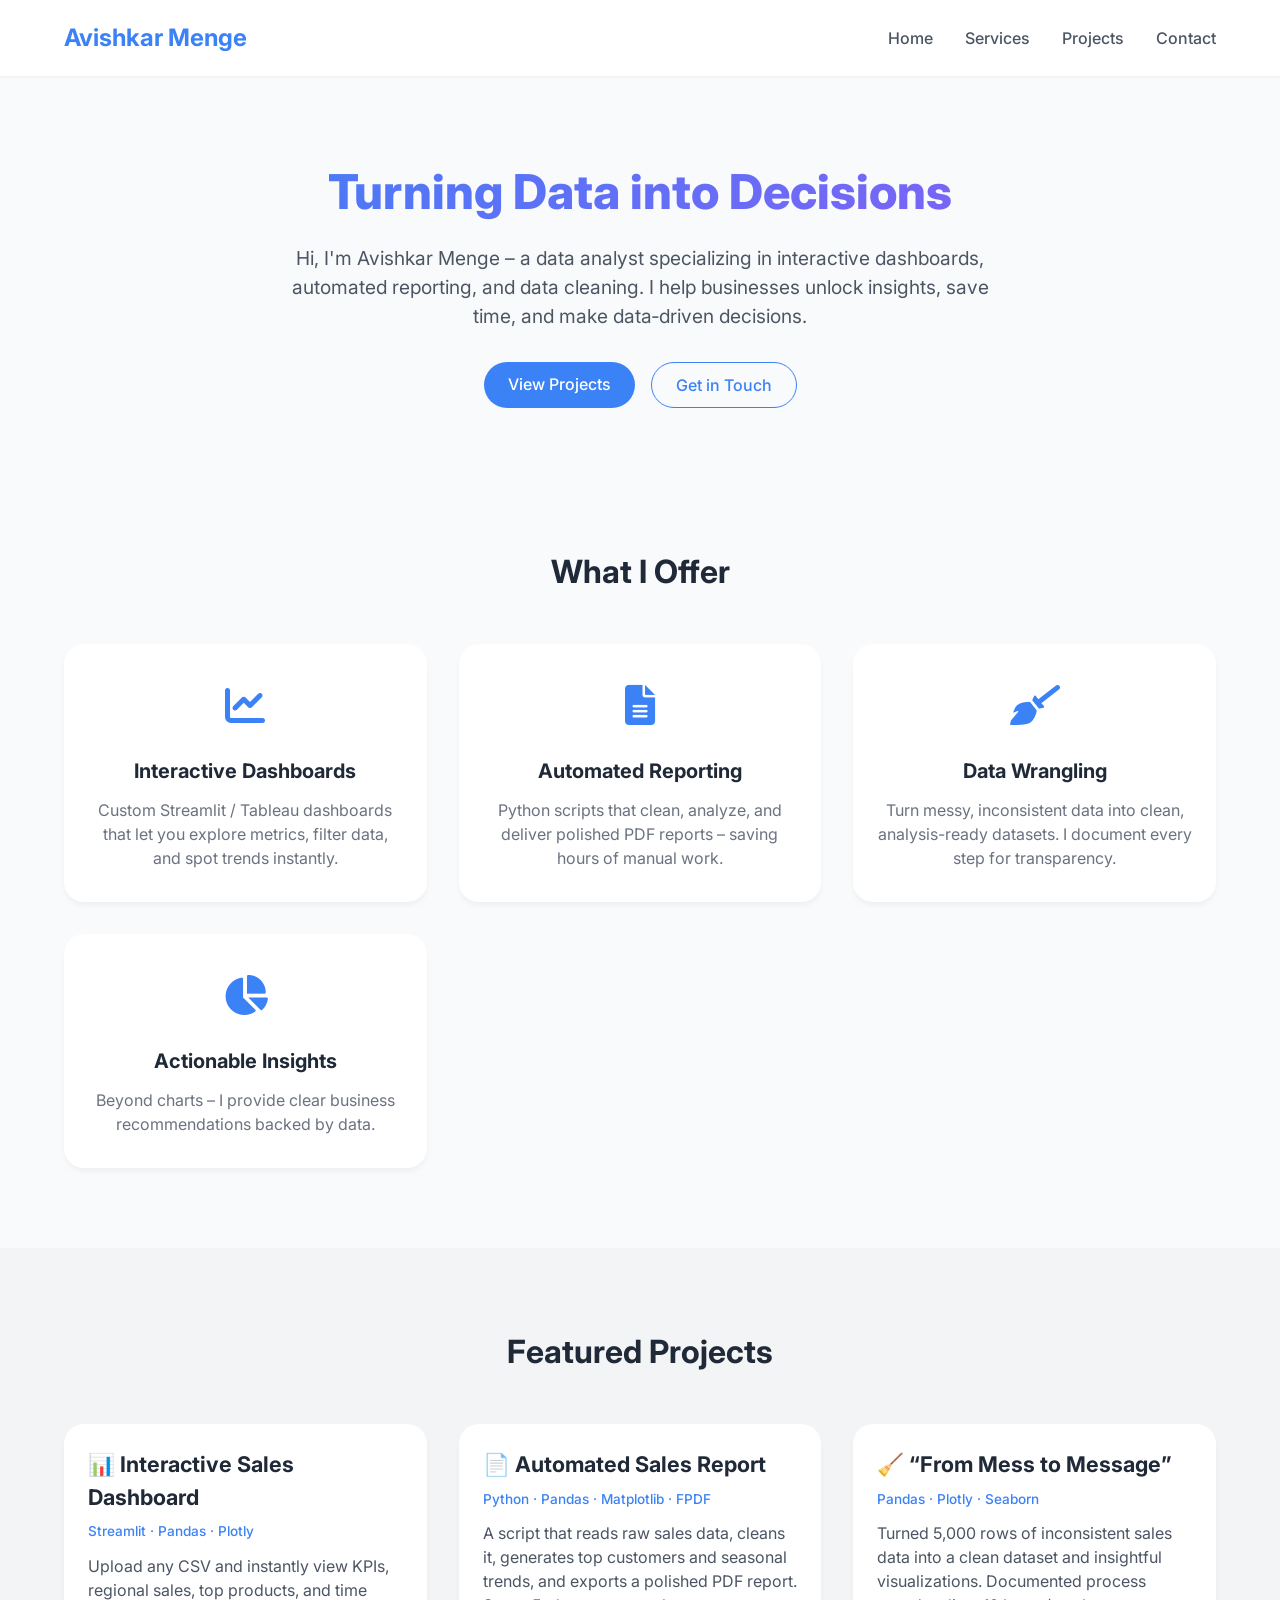
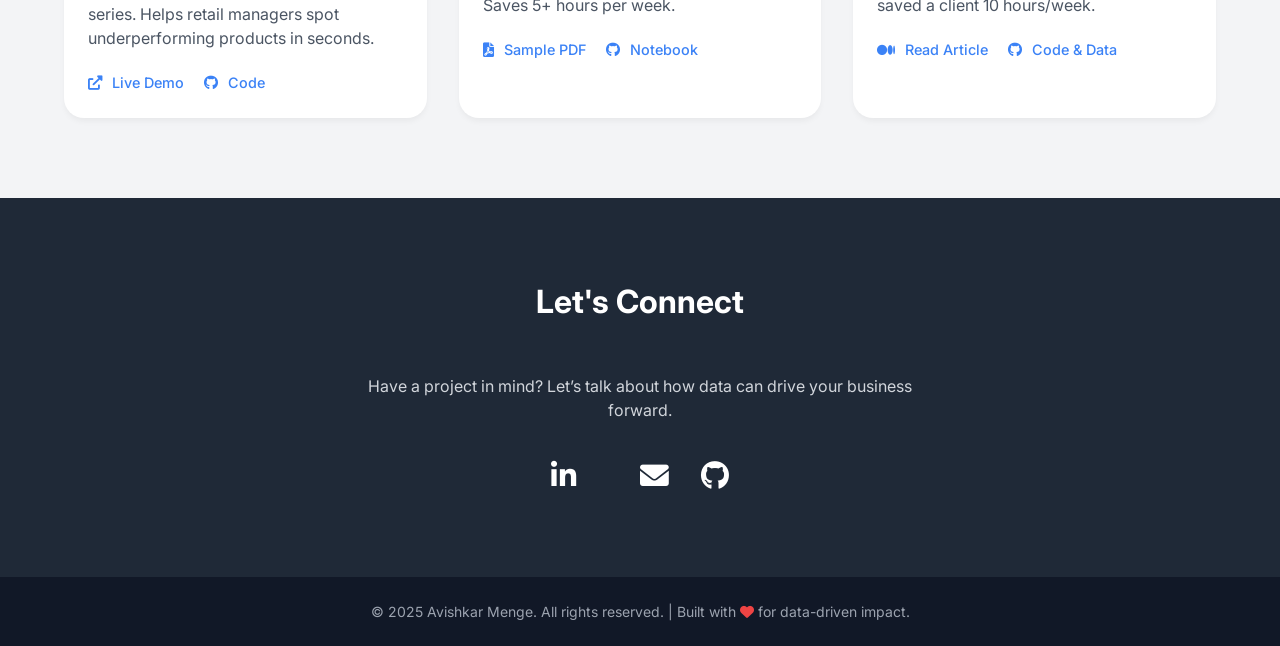
<file: index.html>
<!DOCTYPE html>
<html lang="en">
<head>
  <meta charset="UTF-8">
  <meta name="viewport" content="width=device-width, initial-scale=1.0">
  <title>Avishkar Menge | Data Analytics Portfolio</title>
  <link href="https://fonts.googleapis.com/css2?family=Inter:wght@300;400;500;600;700;800&display=swap" rel="stylesheet">
  <link rel="stylesheet" href="https://cdnjs.cloudflare.com/ajax/libs/font-awesome/6.0.0-beta3/css/all.min.css">
  <link rel="stylesheet" href="style.css">
</head>
<body>
<header>
  <div class="container">
    <nav>
      <div class="logo">Avishkar Menge</div>
      <div class="menu-toggle" id="mobile-menu"><i class="fas fa-bars"></i></div>
      <ul class="nav-links" id="nav-links">
        <li><a href="#home">Home</a></li>
        <li><a href="#services">Services</a></li>
        <li><a href="#projects">Projects</a></li>
        <li><a href="#contact">Contact</a></li>
      </ul>
    </nav>
  </div>
</header>

<main>
  <section id="home" class="hero">
    <div class="container">
      <h1>Turning Data into Decisions</h1>
      <p>Hi, I'm Avishkar Menge – a data analyst specializing in interactive dashboards, automated reporting, and data cleaning. I help businesses unlock insights, save time, and make data‑driven decisions.</p>
      <div class="hero-buttons">
        <a href="#projects" class="btn">View Projects</a>
        <a href="#contact" class="btn btn-outline">Get in Touch</a>
      </div>
    </div>
  </section>

  <section id="services">
    <div class="container">
      <h2 class="section-title">What I Offer</h2>
      <div class="services-grid">
        <div class="service-card">
          <div class="service-icon"><i class="fas fa-chart-line"></i></div>
          <h3>Interactive Dashboards</h3>
          <p>Custom Streamlit / Tableau dashboards that let you explore metrics, filter data, and spot trends instantly.</p>
        </div>
        <div class="service-card">
          <div class="service-icon"><i class="fas fa-file-alt"></i></div>
          <h3>Automated Reporting</h3>
          <p>Python scripts that clean, analyze, and deliver polished PDF reports – saving hours of manual work.</p>
        </div>
        <div class="service-card">
          <div class="service-icon"><i class="fas fa-broom"></i></div>
          <h3>Data Wrangling</h3>
          <p>Turn messy, inconsistent data into clean, analysis-ready datasets. I document every step for transparency.</p>
        </div>
        <div class="service-card">
          <div class="service-icon"><i class="fas fa-chart-pie"></i></div>
          <h3>Actionable Insights</h3>
          <p>Beyond charts – I provide clear business recommendations backed by data.</p>
        </div>
      </div>
    </div>
  </section>

  <section id="projects" class="projects-section">
    <div class="container">
      <h2 class="section-title">Featured Projects</h2>
      <div class="projects-grid">
        <!-- Project 1 -->
        <div class="project-card">
          <div class="project-content">
            <h3 class="project-title">📊 Interactive Sales Dashboard</h3>
            <div class="project-tech">Streamlit · Pandas · Plotly</div>
            <p class="project-desc">Upload any CSV and instantly view KPIs, regional sales, top products, and time series. Helps retail managers spot underperforming products in seconds.</p>
            <div class="project-links">
              <a href="#" target="_blank"><i class="fas fa-external-link-alt"></i> Live Demo</a>
              <a href="#" target="_blank"><i class="fab fa-github"></i> Code</a>
            </div>
          </div>
        </div>
        <!-- Project 2 -->
        <div class="project-card">
          <div class="project-content">
            <h3 class="project-title">📄 Automated Sales Report</h3>
            <div class="project-tech">Python · Pandas · Matplotlib · FPDF</div>
            <p class="project-desc">A script that reads raw sales data, cleans it, generates top customers and seasonal trends, and exports a polished PDF report. Saves 5+ hours per week.</p>
            <div class="project-links">
              <a href="#" target="_blank"><i class="fas fa-file-pdf"></i> Sample PDF</a>
              <a href="#" target="_blank"><i class="fab fa-github"></i> Notebook</a>
            </div>
          </div>
        </div>
        <!-- Project 3 -->
        <div class="project-card">
          <div class="project-content">
            <h3 class="project-title">🧹 “From Mess to Message”</h3>
            <div class="project-tech">Pandas · Plotly · Seaborn</div>
            <p class="project-desc">Turned 5,000 rows of inconsistent sales data into a clean dataset and insightful visualizations. Documented process saved a client 10 hours/week.</p>
            <div class="project-links">
              <a href="#" target="_blank"><i class="fab fa-medium"></i> Read Article</a>
              <a href="#" target="_blank"><i class="fab fa-github"></i> Code & Data</a>
            </div>
          </div>
        </div>
      </div>
    </div>
  </section>

  <section id="contact" class="contact">
    <div class="container">
      <h2 class="section-title">Let's Connect</h2>
      <p style="max-width: 600px; margin: 0 auto; color: #d1d5db;">Have a project in mind? Let’s talk about how data can drive your business forward.</p>
      <div class="social-links">
        <a href="https://www.linkedin.com/in/avishkar-menge-880686311/" target="_blank"><i class="fab fa-linkedin-in"></i></a>
        <a href="https://www.fiverr.com/sellers/avishka_menge" target="_blank"><i class="fab fa-fiverr"></i></a>
        <a href="mailto:avishkar@example.com"><i class="fas fa-envelope"></i></a>
        <a href="#" target="_blank"><i class="fab fa-github"></i></a>
      </div>
    </div>
  </section>
</main>

<footer>
  <div class="container">
    <p>© 2025 Avishkar Menge. All rights reserved. | Built with <i class="fas fa-heart" style="color: #ef4444;"></i> for data-driven impact.</p>
  </div>
</footer>

<script src="script.js"></script>
</body>
</html>
</file>
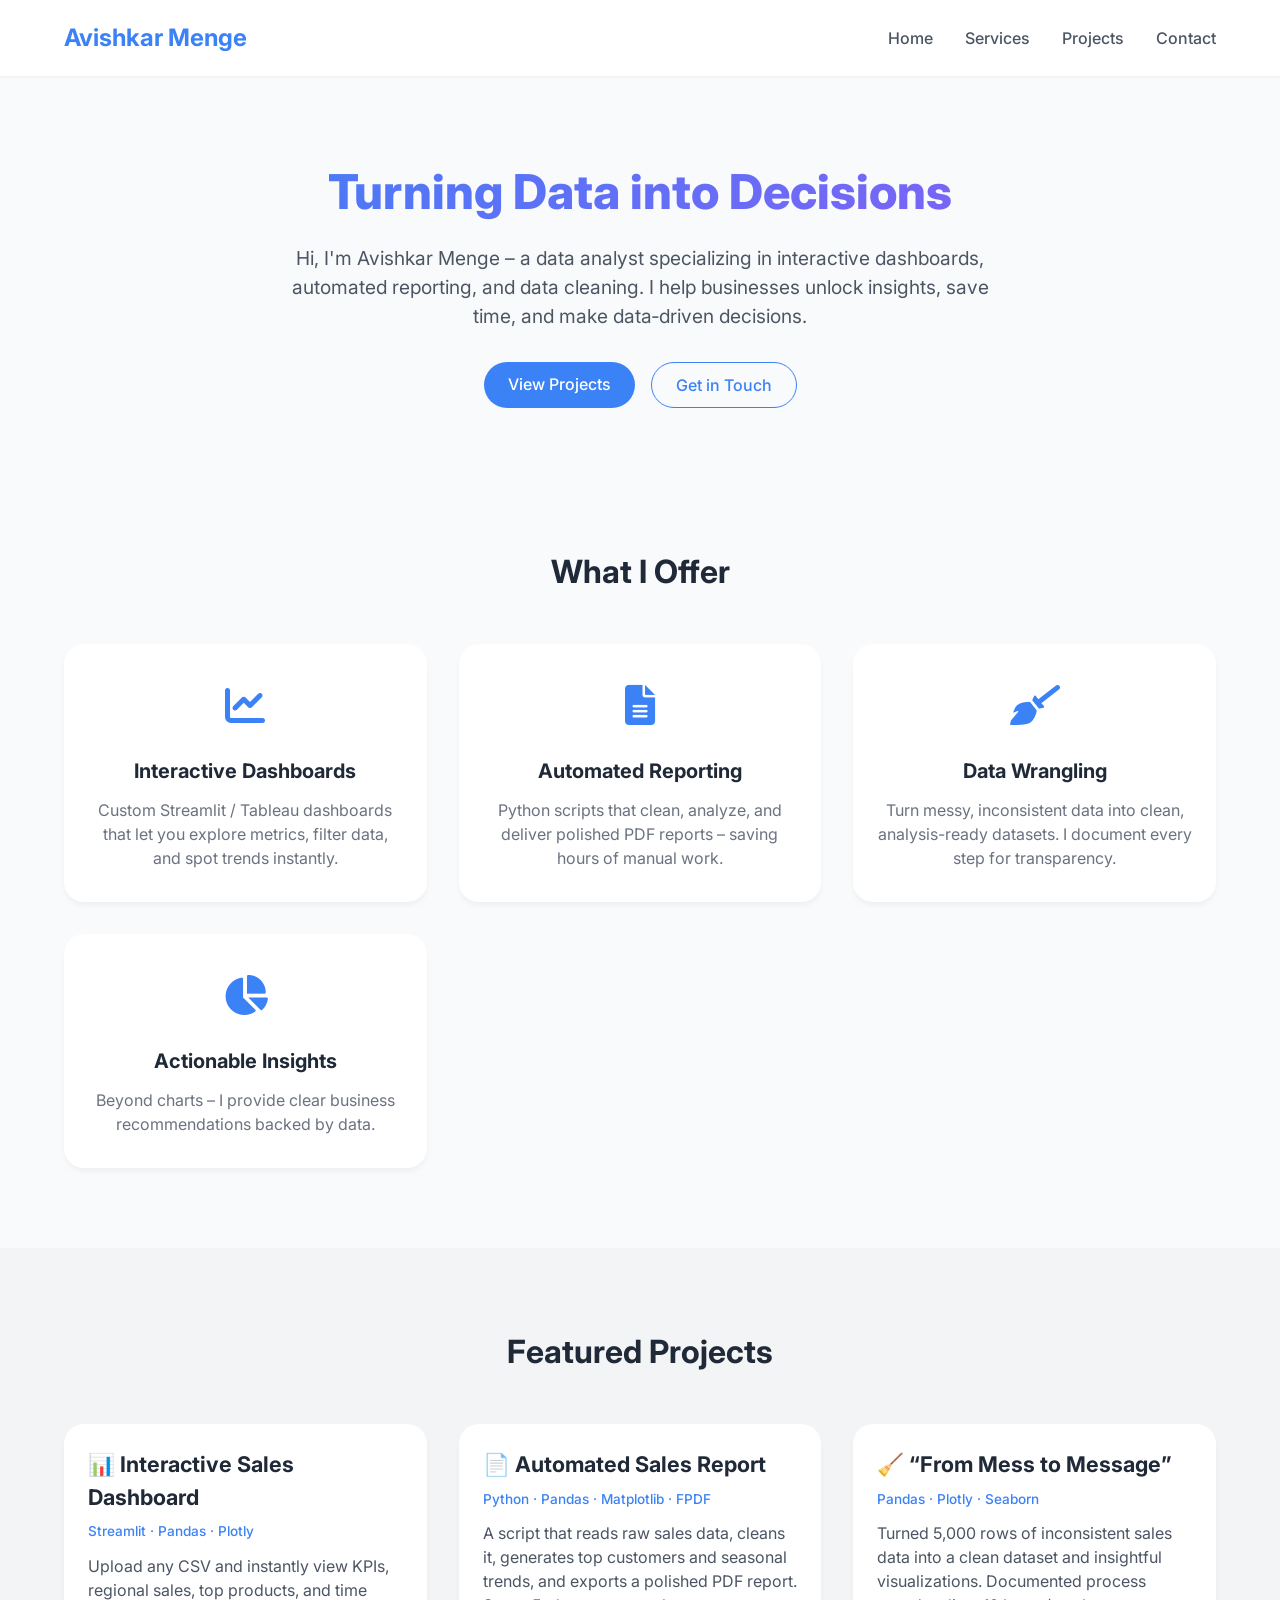
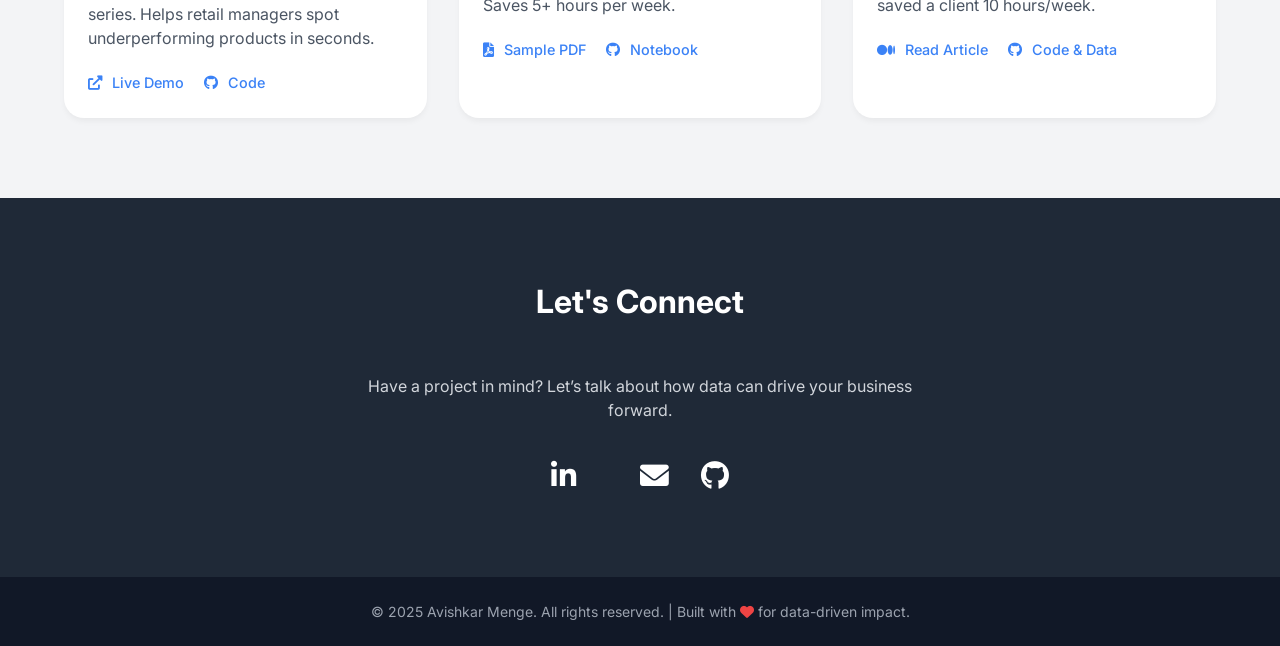
<file: portfolio_website/index.html>
<!DOCTYPE html>
<html lang="en">
<head>
  <meta charset="UTF-8">
  <meta name="viewport" content="width=device-width, initial-scale=1.0">
  <title>Avishkar Menge | Data Analytics Portfolio</title>
  <link href="https://fonts.googleapis.com/css2?family=Inter:wght@300;400;500;600;700;800&display=swap" rel="stylesheet">
  <link rel="stylesheet" href="https://cdnjs.cloudflare.com/ajax/libs/font-awesome/6.0.0-beta3/css/all.min.css">
  <link rel="stylesheet" href="css/style.css">
</head>
<body>
<header>
  <div class="container">
    <nav>
      <div class="logo">Avishkar Menge</div>
      <div class="menu-toggle" id="mobile-menu"><i class="fas fa-bars"></i></div>
      <ul class="nav-links" id="nav-links">
        <li><a href="#home">Home</a></li>
        <li><a href="#services">Services</a></li>
        <li><a href="#projects">Projects</a></li>
        <li><a href="#contact">Contact</a></li>
      </ul>
    </nav>
  </div>
</header>

<main>
  <section id="home" class="hero">
    <div class="container">
      <h1>Turning Data into Decisions</h1>
      <p>Hi, I'm Avishkar Menge – a data analyst specializing in interactive dashboards, automated reporting, and data cleaning. I help businesses unlock insights, save time, and make data‑driven decisions.</p>
      <div class="hero-buttons">
        <a href="#projects" class="btn">View Projects</a>
        <a href="#contact" class="btn btn-outline">Get in Touch</a>
      </div>
    </div>
  </section>

  <section id="services">
    <div class="container">
      <h2 class="section-title">What I Offer</h2>
      <div class="services-grid">
        <div class="service-card">
          <div class="service-icon"><i class="fas fa-chart-line"></i></div>
          <h3>Interactive Dashboards</h3>
          <p>Custom Streamlit / Tableau dashboards that let you explore metrics, filter data, and spot trends instantly.</p>
        </div>
        <div class="service-card">
          <div class="service-icon"><i class="fas fa-file-alt"></i></div>
          <h3>Automated Reporting</h3>
          <p>Python scripts that clean, analyze, and deliver polished PDF reports – saving hours of manual work.</p>
        </div>
        <div class="service-card">
          <div class="service-icon"><i class="fas fa-broom"></i></div>
          <h3>Data Wrangling</h3>
          <p>Turn messy, inconsistent data into clean, analysis-ready datasets. I document every step for transparency.</p>
        </div>
        <div class="service-card">
          <div class="service-icon"><i class="fas fa-chart-pie"></i></div>
          <h3>Actionable Insights</h3>
          <p>Beyond charts – I provide clear business recommendations backed by data.</p>
        </div>
      </div>
    </div>
  </section>

  <section id="projects" class="projects-section">
    <div class="container">
      <h2 class="section-title">Featured Projects</h2>
      <div class="projects-grid">
        <!-- Project 1 -->
        <div class="project-card">
          <div class="project-content">
            <h3 class="project-title">📊 Interactive Sales Dashboard</h3>
            <div class="project-tech">Streamlit · Pandas · Plotly</div>
            <p class="project-desc">Upload any CSV and instantly view KPIs, regional sales, top products, and time series. Helps retail managers spot underperforming products in seconds.</p>
            <div class="project-links">
              <a href="#" target="_blank"><i class="fas fa-external-link-alt"></i> Live Demo</a>
              <a href="#" target="_blank"><i class="fab fa-github"></i> Code</a>
            </div>
          </div>
        </div>
        <!-- Project 2 -->
        <div class="project-card">
          <div class="project-content">
            <h3 class="project-title">📄 Automated Sales Report</h3>
            <div class="project-tech">Python · Pandas · Matplotlib · FPDF</div>
            <p class="project-desc">A script that reads raw sales data, cleans it, generates top customers and seasonal trends, and exports a polished PDF report. Saves 5+ hours per week.</p>
            <div class="project-links">
              <a href="#" target="_blank"><i class="fas fa-file-pdf"></i> Sample PDF</a>
              <a href="#" target="_blank"><i class="fab fa-github"></i> Notebook</a>
            </div>
          </div>
        </div>
        <!-- Project 3 -->
        <div class="project-card">
          <div class="project-content">
            <h3 class="project-title">🧹 “From Mess to Message”</h3>
            <div class="project-tech">Pandas · Plotly · Seaborn</div>
            <p class="project-desc">Turned 5,000 rows of inconsistent sales data into a clean dataset and insightful visualizations. Documented process saved a client 10 hours/week.</p>
            <div class="project-links">
              <a href="#" target="_blank"><i class="fab fa-medium"></i> Read Article</a>
              <a href="#" target="_blank"><i class="fab fa-github"></i> Code & Data</a>
            </div>
          </div>
        </div>
      </div>
    </div>
  </section>

  <section id="contact" class="contact">
    <div class="container">
      <h2 class="section-title">Let's Connect</h2>
      <p style="max-width: 600px; margin: 0 auto; color: #d1d5db;">Have a project in mind? Let’s talk about how data can drive your business forward.</p>
      <div class="social-links">
        <a href="https://www.linkedin.com/in/avishkar-menge-880686311/" target="_blank"><i class="fab fa-linkedin-in"></i></a>
        <a href="https://www.fiverr.com/sellers/avishka_menge" target="_blank"><i class="fab fa-fiverr"></i></a>
        <a href="mailto:avishkar@example.com"><i class="fas fa-envelope"></i></a>
        <a href="#" target="_blank"><i class="fab fa-github"></i></a>
      </div>
    </div>
  </section>
</main>

<footer>
  <div class="container">
    <p>© 2025 Avishkar Menge. All rights reserved. | Built with <i class="fas fa-heart" style="color: #ef4444;"></i> for data-driven impact.</p>
  </div>
</footer>

<script src="js/script.js"></script>
</body>
</html>
</file>
<file: style.css>
* {
  margin: 0;
  padding: 0;
  box-sizing: border-box;
}
body {
  font-family: 'Inter', sans-serif;
  background-color: #f9fafb;
  color: #1f2937;
  line-height: 1.5;
  scroll-behavior: smooth;
}
.container {
  max-width: 1200px;
  margin: 0 auto;
  padding: 0 24px;
}
header {
  background: #fff;
  box-shadow: 0 1px 3px rgba(0,0,0,0.05);
  position: sticky;
  top: 0;
  z-index: 100;
}
nav {
  display: flex;
  justify-content: space-between;
  align-items: center;
  padding: 20px 0;
  flex-wrap: wrap;
}
.logo {
  font-size: 1.5rem;
  font-weight: 700;
  color: #3b82f6;
}
.nav-links {
  display: flex;
  gap: 32px;
  list-style: none;
}
.nav-links a {
  text-decoration: none;
  font-weight: 500;
  color: #4b5563;
  transition: color 0.2s;
}
.nav-links a:hover {
  color: #3b82f6;
}
.menu-toggle {
  display: none;
  font-size: 1.5rem;
  cursor: pointer;
}
.btn {
  display: inline-block;
  background-color: #3b82f6;
  color: white;
  padding: 10px 24px;
  border-radius: 30px;
  text-decoration: none;
  font-weight: 500;
  transition: background 0.2s, transform 0.1s;
}
.btn-outline {
  background: transparent;
  border: 1px solid #3b82f6;
  color: #3b82f6;
}
.btn-outline:hover {
  background: #3b82f6;
  color: white;
}
.btn:hover {
  background-color: #2563eb;
  transform: translateY(-2px);
}
.hero {
  padding: 80px 0 60px;
  text-align: center;
}
.hero h1 {
  font-size: 3rem;
  font-weight: 800;
  margin-bottom: 16px;
  background: linear-gradient(135deg, #3b82f6, #8b5cf6);
  -webkit-background-clip: text;
  background-clip: text;
  color: transparent;
}
.hero p {
  font-size: 1.2rem;
  color: #4b5563;
  max-width: 700px;
  margin: 0 auto 32px;
}
.hero-buttons {
  display: flex;
  gap: 16px;
  justify-content: center;
  flex-wrap: wrap;
}
section {
  padding: 80px 0;
}
.section-title {
  font-size: 2rem;
  font-weight: 700;
  text-align: center;
  margin-bottom: 48px;
}
.services-grid {
  display: grid;
  grid-template-columns: repeat(auto-fit, minmax(280px, 1fr));
  gap: 32px;
}
.service-card {
  background: white;
  border-radius: 20px;
  padding: 32px 24px;
  text-align: center;
  box-shadow: 0 4px 6px -1px rgba(0,0,0,0.05);
  transition: transform 0.2s, box-shadow 0.2s;
}
.service-card:hover {
  transform: translateY(-5px);
  box-shadow: 0 10px 15px -3px rgba(0,0,0,0.1);
}
.service-icon {
  font-size: 2.5rem;
  color: #3b82f6;
  margin-bottom: 20px;
}
.service-card h3 {
  font-size: 1.25rem;
  margin-bottom: 12px;
}
.service-card p {
  color: #6b7280;
}
.projects-section {
  background-color: #f3f4f6;
}
.projects-grid {
  display: grid;
  grid-template-columns: repeat(auto-fit, minmax(320px, 1fr));
  gap: 32px;
}
.project-card {
  background: white;
  border-radius: 20px;
  overflow: hidden;
  box-shadow: 0 4px 6px -1px rgba(0,0,0,0.05);
  transition: transform 0.2s, box-shadow 0.2s;
}
.project-card:hover {
  transform: translateY(-5px);
  box-shadow: 0 20px 25px -5px rgba(0,0,0,0.1);
}
.project-content {
  padding: 24px;
}
.project-title {
  font-size: 1.35rem;
  font-weight: 700;
  margin-bottom: 8px;
}
.project-tech {
  font-size: 0.85rem;
  color: #3b82f6;
  margin-bottom: 12px;
  font-weight: 500;
}
.project-desc {
  color: #4b5563;
  margin-bottom: 20px;
}
.project-links a {
  margin-right: 16px;
  text-decoration: none;
  font-weight: 500;
  color: #3b82f6;
  font-size: 0.9rem;
}
.project-links a i {
  margin-right: 6px;
}
.project-links a:hover {
  text-decoration: underline;
}
.contact {
  background: #1f2937;
  color: white;
  text-align: center;
}
.contact h2 {
  color: white;
}
.social-links {
  display: flex;
  justify-content: center;
  gap: 32px;
  margin-top: 32px;
}
.social-links a {
  color: white;
  font-size: 1.8rem;
  transition: color 0.2s;
}
.social-links a:hover {
  color: #3b82f6;
}
footer {
  background: #111827;
  color: #9ca3af;
  text-align: center;
  padding: 24px 0;
  font-size: 0.875rem;
}
@media (max-width: 768px) {
  .menu-toggle {
    display: block;
  }
  .nav-links {
    display: none;
    width: 100%;
    flex-direction: column;
    gap: 16px;
    padding: 20px 0 10px;
  }
  .nav-links.active {
    display: flex;
  }
  .hero h1 {
    font-size: 2.2rem;
  }
  .hero p {
    font-size: 1rem;
  }
  .section-title {
    font-size: 1.8rem;
  }
}
</file>
<file: portfolio_website/css/style.css>
* {
  margin: 0;
  padding: 0;
  box-sizing: border-box;
}
body {
  font-family: 'Inter', sans-serif;
  background-color: #f9fafb;
  color: #1f2937;
  line-height: 1.5;
  scroll-behavior: smooth;
}
.container {
  max-width: 1200px;
  margin: 0 auto;
  padding: 0 24px;
}
header {
  background: #fff;
  box-shadow: 0 1px 3px rgba(0,0,0,0.05);
  position: sticky;
  top: 0;
  z-index: 100;
}
nav {
  display: flex;
  justify-content: space-between;
  align-items: center;
  padding: 20px 0;
  flex-wrap: wrap;
}
.logo {
  font-size: 1.5rem;
  font-weight: 700;
  color: #3b82f6;
}
.nav-links {
  display: flex;
  gap: 32px;
  list-style: none;
}
.nav-links a {
  text-decoration: none;
  font-weight: 500;
  color: #4b5563;
  transition: color 0.2s;
}
.nav-links a:hover {
  color: #3b82f6;
}
.menu-toggle {
  display: none;
  font-size: 1.5rem;
  cursor: pointer;
}
.btn {
  display: inline-block;
  background-color: #3b82f6;
  color: white;
  padding: 10px 24px;
  border-radius: 30px;
  text-decoration: none;
  font-weight: 500;
  transition: background 0.2s, transform 0.1s;
}
.btn-outline {
  background: transparent;
  border: 1px solid #3b82f6;
  color: #3b82f6;
}
.btn-outline:hover {
  background: #3b82f6;
  color: white;
}
.btn:hover {
  background-color: #2563eb;
  transform: translateY(-2px);
}
.hero {
  padding: 80px 0 60px;
  text-align: center;
}
.hero h1 {
  font-size: 3rem;
  font-weight: 800;
  margin-bottom: 16px;
  background: linear-gradient(135deg, #3b82f6, #8b5cf6);
  -webkit-background-clip: text;
  background-clip: text;
  color: transparent;
}
.hero p {
  font-size: 1.2rem;
  color: #4b5563;
  max-width: 700px;
  margin: 0 auto 32px;
}
.hero-buttons {
  display: flex;
  gap: 16px;
  justify-content: center;
  flex-wrap: wrap;
}
section {
  padding: 80px 0;
}
.section-title {
  font-size: 2rem;
  font-weight: 700;
  text-align: center;
  margin-bottom: 48px;
}
.services-grid {
  display: grid;
  grid-template-columns: repeat(auto-fit, minmax(280px, 1fr));
  gap: 32px;
}
.service-card {
  background: white;
  border-radius: 20px;
  padding: 32px 24px;
  text-align: center;
  box-shadow: 0 4px 6px -1px rgba(0,0,0,0.05);
  transition: transform 0.2s, box-shadow 0.2s;
}
.service-card:hover {
  transform: translateY(-5px);
  box-shadow: 0 10px 15px -3px rgba(0,0,0,0.1);
}
.service-icon {
  font-size: 2.5rem;
  color: #3b82f6;
  margin-bottom: 20px;
}
.service-card h3 {
  font-size: 1.25rem;
  margin-bottom: 12px;
}
.service-card p {
  color: #6b7280;
}
.projects-section {
  background-color: #f3f4f6;
}
.projects-grid {
  display: grid;
  grid-template-columns: repeat(auto-fit, minmax(320px, 1fr));
  gap: 32px;
}
.project-card {
  background: white;
  border-radius: 20px;
  overflow: hidden;
  box-shadow: 0 4px 6px -1px rgba(0,0,0,0.05);
  transition: transform 0.2s, box-shadow 0.2s;
}
.project-card:hover {
  transform: translateY(-5px);
  box-shadow: 0 20px 25px -5px rgba(0,0,0,0.1);
}
.project-content {
  padding: 24px;
}
.project-title {
  font-size: 1.35rem;
  font-weight: 700;
  margin-bottom: 8px;
}
.project-tech {
  font-size: 0.85rem;
  color: #3b82f6;
  margin-bottom: 12px;
  font-weight: 500;
}
.project-desc {
  color: #4b5563;
  margin-bottom: 20px;
}
.project-links a {
  margin-right: 16px;
  text-decoration: none;
  font-weight: 500;
  color: #3b82f6;
  font-size: 0.9rem;
}
.project-links a i {
  margin-right: 6px;
}
.project-links a:hover {
  text-decoration: underline;
}
.contact {
  background: #1f2937;
  color: white;
  text-align: center;
}
.contact h2 {
  color: white;
}
.social-links {
  display: flex;
  justify-content: center;
  gap: 32px;
  margin-top: 32px;
}
.social-links a {
  color: white;
  font-size: 1.8rem;
  transition: color 0.2s;
}
.social-links a:hover {
  color: #3b82f6;
}
footer {
  background: #111827;
  color: #9ca3af;
  text-align: center;
  padding: 24px 0;
  font-size: 0.875rem;
}
@media (max-width: 768px) {
  .menu-toggle {
    display: block;
  }
  .nav-links {
    display: none;
    width: 100%;
    flex-direction: column;
    gap: 16px;
    padding: 20px 0 10px;
  }
  .nav-links.active {
    display: flex;
  }
  .hero h1 {
    font-size: 2.2rem;
  }
  .hero p {
    font-size: 1rem;
  }
  .section-title {
    font-size: 1.8rem;
  }
}
</file>
